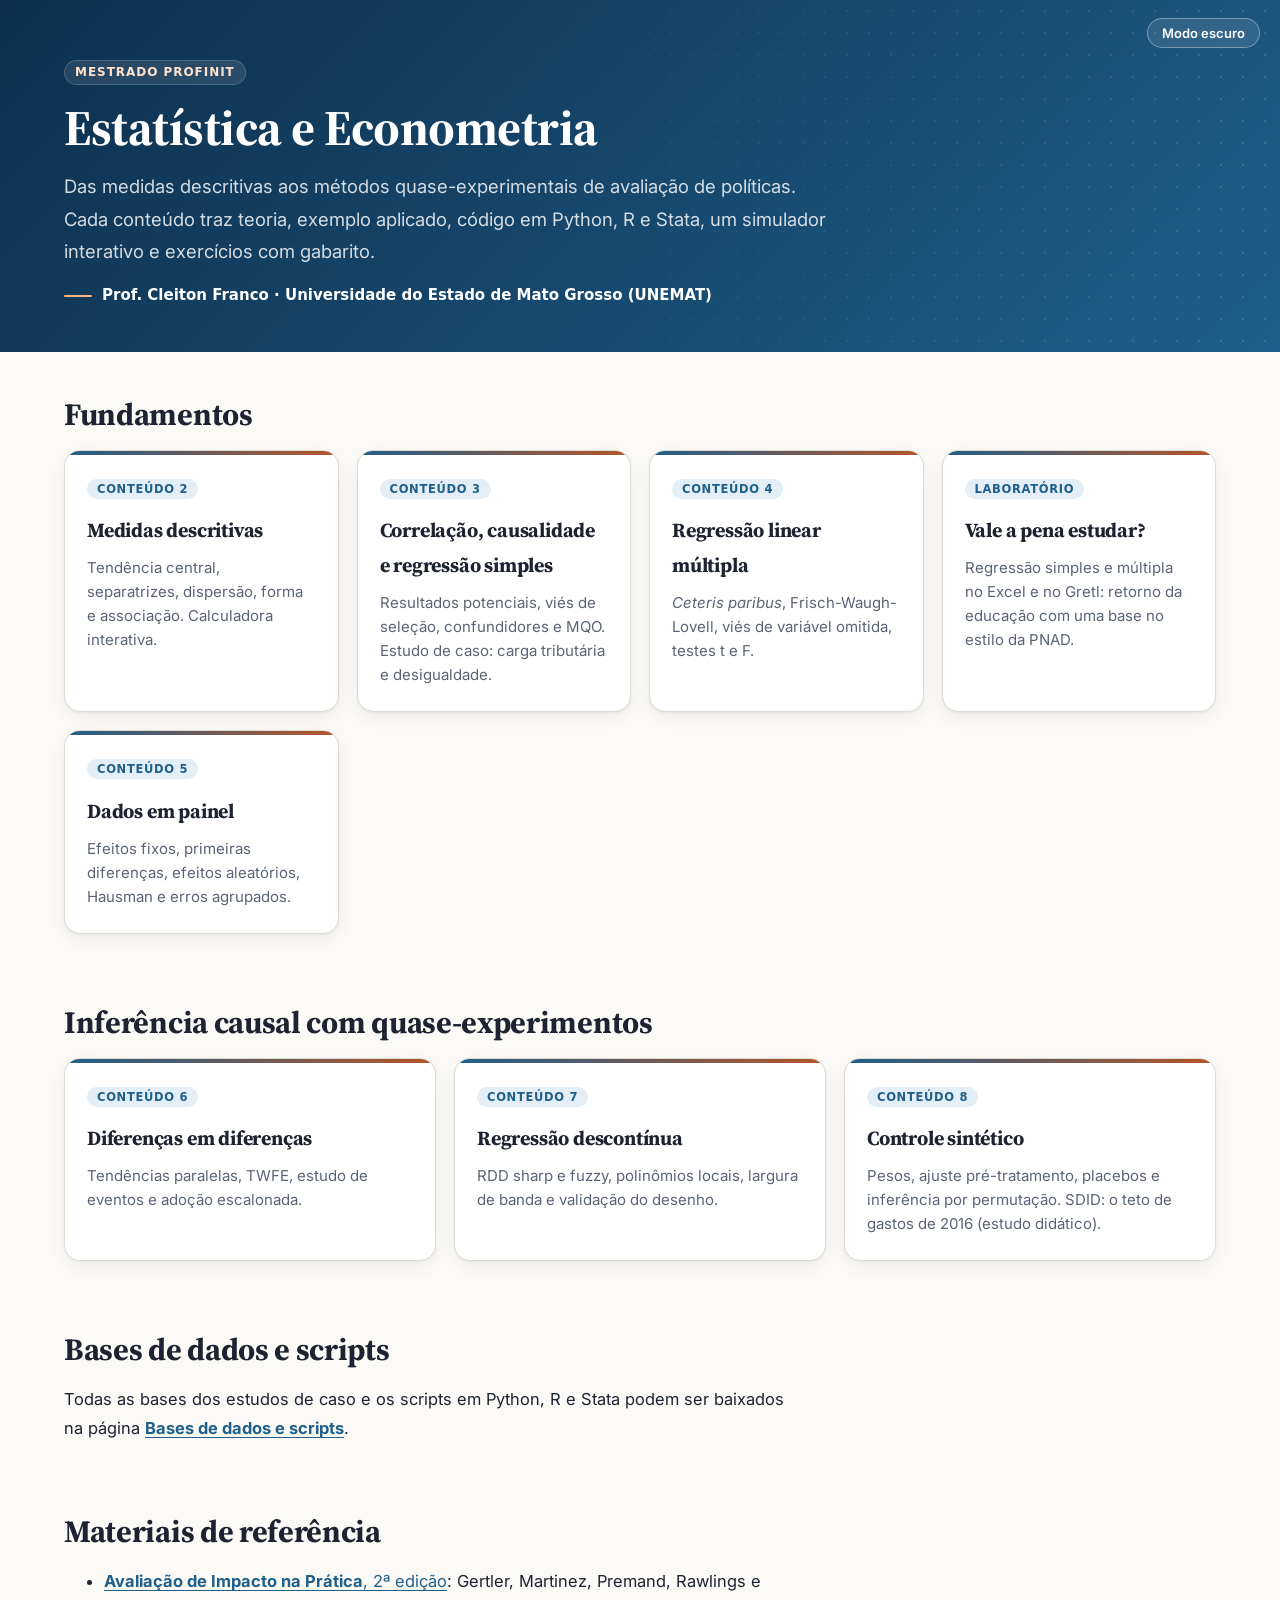
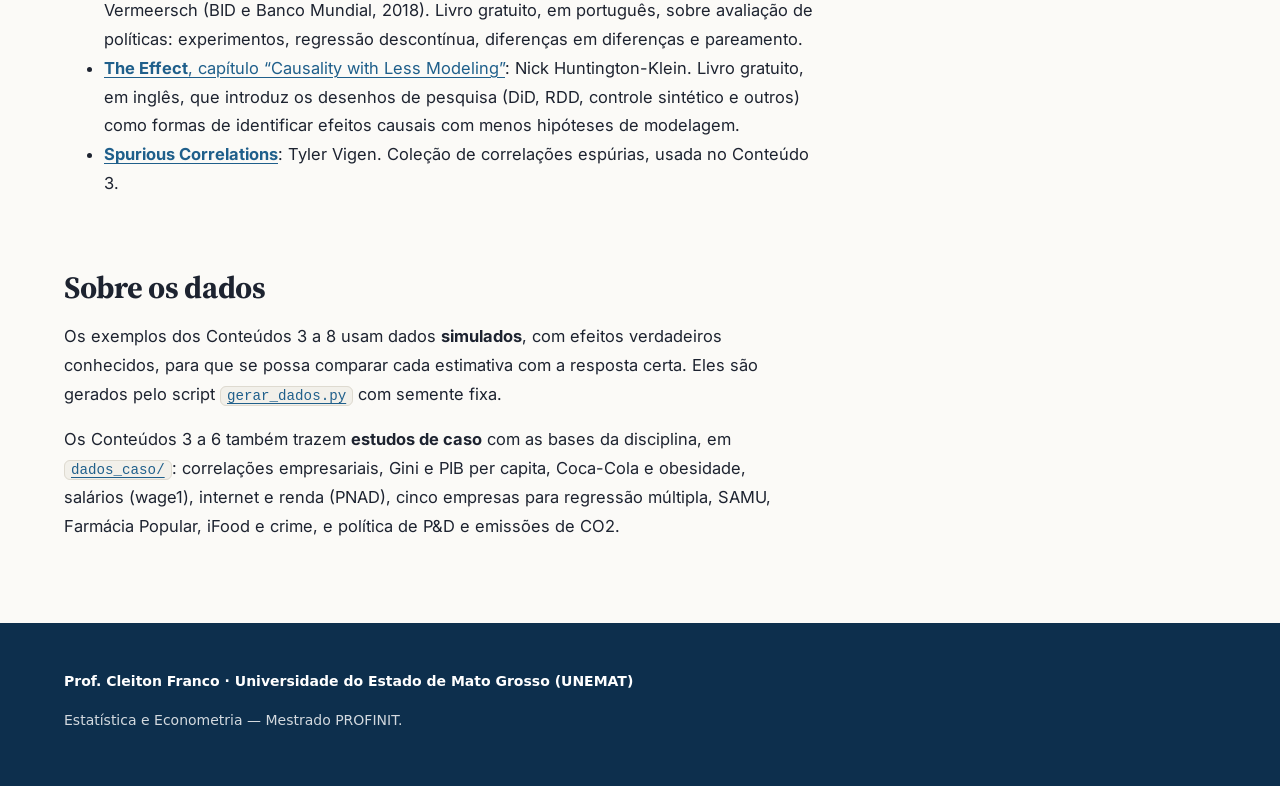
<file: stats/index.html>
<!doctype html>
<html lang="pt-BR">
<head>
<meta charset="utf-8">
<meta name="viewport" content="width=device-width, initial-scale=1">
<meta name="author" content="Cleiton Franco">
<title>Estatística e Econometria</title>
<meta name="description" content="Conteúdos de Estatística e Econometria do Mestrado PROFINIT: medidas descritivas, regressão, dados em painel e métodos de inferência causal.">
<link rel="preconnect" href="https://fonts.googleapis.com">
<link rel="preconnect" href="https://fonts.gstatic.com" crossorigin>
<link rel="stylesheet" href="https://fonts.googleapis.com/css2?family=Inter:wght@400;500;600;700&family=Source+Serif+4:opsz,wght@8..60,600;8..60,700&display=swap">
<link rel="stylesheet" href="assets/estilo.css">
<script src="assets/comum.js"></script>
<script src="assets/layout.js"></script>
</head>
<body class="home">
<header class="hero">
  <button class="btn ghost theme-toggle ui" id="themeBtn" type="button" aria-label="Alternar tema claro/escuro">◐ Tema</button>
  <div class="wrap">
    <p class="eyebrow">Mestrado PROFINIT</p>
    <h1>Estatística e Econometria</h1>
    <p class="lede">Das medidas descritivas aos métodos quase-experimentais de avaliação de políticas. Cada conteúdo traz teoria, exemplo aplicado, código em Python, R e Stata, um simulador interativo e exercícios com gabarito.</p>
    <p class="autor-topo">Prof. Cleiton Franco · Universidade do Estado de Mato Grosso (UNEMAT)</p>
  </div>
</header>
<main class="wrap">
<section>
<h2>Fundamentos</h2>
<div class="cards">
  <a href="02-medidas-descritivas/index.html"><span class="num">Conteúdo 2</span><h3>Medidas descritivas</h3><p>Tendência central, separatrizes, dispersão, forma e associação. Calculadora interativa.</p></a>
  <a href="03-correlacao-causalidade-regressao/index.html"><span class="num">Conteúdo 3</span><h3>Correlação, causalidade e regressão simples</h3><p>Resultados potenciais, viés de seleção, confundidores e MQO. Estudo de caso: carga tributária e desigualdade.</p></a>
  <a href="04-regressao-multipla/index.html"><span class="num">Conteúdo 4</span><h3>Regressão linear múltipla</h3><p><em>Ceteris paribus</em>, Frisch-Waugh-Lovell, viés de variável omitida, testes t e F.</p></a>
  <a href="lab-retorno-educacao/index.html"><span class="num">Laboratório</span><h3>Vale a pena estudar?</h3><p>Regressão simples e múltipla no Excel e no Gretl: retorno da educação com uma base no estilo da PNAD.</p></a>
  <a href="05-dados-em-painel/index.html"><span class="num">Conteúdo 5</span><h3>Dados em painel</h3><p>Efeitos fixos, primeiras diferenças, efeitos aleatórios, Hausman e erros agrupados.</p></a>
</div>
</section>
<section>
<h2>Inferência causal com quase-experimentos</h2>
<div class="cards">
  <a href="06-diferencas-em-diferencas/index.html"><span class="num">Conteúdo 6</span><h3>Diferenças em diferenças</h3><p>Tendências paralelas, TWFE, estudo de eventos e adoção escalonada.</p></a>
  <a href="07-regressao-descontinua/index.html"><span class="num">Conteúdo 7</span><h3>Regressão descontínua</h3><p>RDD sharp e fuzzy, polinômios locais, largura de banda e validação do desenho.</p></a>
  <a href="08-controle-sintetico/index.html"><span class="num">Conteúdo 8</span><h3>Controle sintético</h3><p>Pesos, ajuste pré-tratamento, placebos e inferência por permutação. SDID: o teto de gastos de 2016 (estudo didático).</p></a>
</div>
</section>
<section>
<h2>Bases de dados e scripts</h2>
<p>Todas as bases dos estudos de caso e os scripts em Python, R e Stata podem ser baixados na página <a href="dados_caso/index.html"><strong>Bases de dados e scripts</strong></a>.</p>
</section>
<section>
<h2>Materiais de referência</h2>
<ul>
<li><a href="https://publications.iadb.org/pt/avaliacao-de-impacto-na-pratica-segunda-edicao"><strong>Avaliação de Impacto na Prática</strong>, 2ª edição</a>: Gertler, Martinez, Premand, Rawlings e Vermeersch (BID e Banco Mundial, 2018). Livro gratuito, em português, sobre avaliação de políticas: experimentos, regressão descontínua, diferenças em diferenças e pareamento.</li>
<li><a href="https://theeffectbook.net/ch-CausalitywithLessModeling.html"><strong>The Effect</strong>, capítulo “Causality with Less Modeling”</a>: Nick Huntington-Klein. Livro gratuito, em inglês, que introduz os desenhos de pesquisa (DiD, RDD, controle sintético e outros) como formas de identificar efeitos causais com menos hipóteses de modelagem.</li>
<li><a href="https://www.tylervigen.com/spurious-correlations"><strong>Spurious Correlations</strong></a>: Tyler Vigen. Coleção de correlações espúrias, usada no Conteúdo 3.</li>
</ul>
</section>
<section>
<h2>Sobre os dados</h2>
<p>Os exemplos dos Conteúdos 3 a 8 usam dados <strong>simulados</strong>, com efeitos verdadeiros conhecidos, para que se possa comparar cada estimativa com a resposta certa. Eles são gerados pelo script <a href="gerar_dados.py"><code>gerar_dados.py</code></a> com semente fixa.</p>
<p>Os Conteúdos 3 a 6 também trazem <strong>estudos de caso</strong> com as bases da disciplina, em <a href="dados_caso/index.html"><code>dados_caso/</code></a>: correlações empresariais, Gini e PIB per capita, Coca-Cola e obesidade, salários (wage1), internet e renda (PNAD), cinco empresas para regressão múltipla, SAMU, Farmácia Popular, iFood e crime, e política de P&amp;D e emissões de CO2.</p>
</section>
</main>
<footer class="wrap"><p class="autor"><strong>Prof. Cleiton Franco · Universidade do Estado de Mato Grosso (UNEMAT)</strong></p><p>Estatística e Econometria — Mestrado PROFINIT.</p></footer>
</body>
</html>
</file>
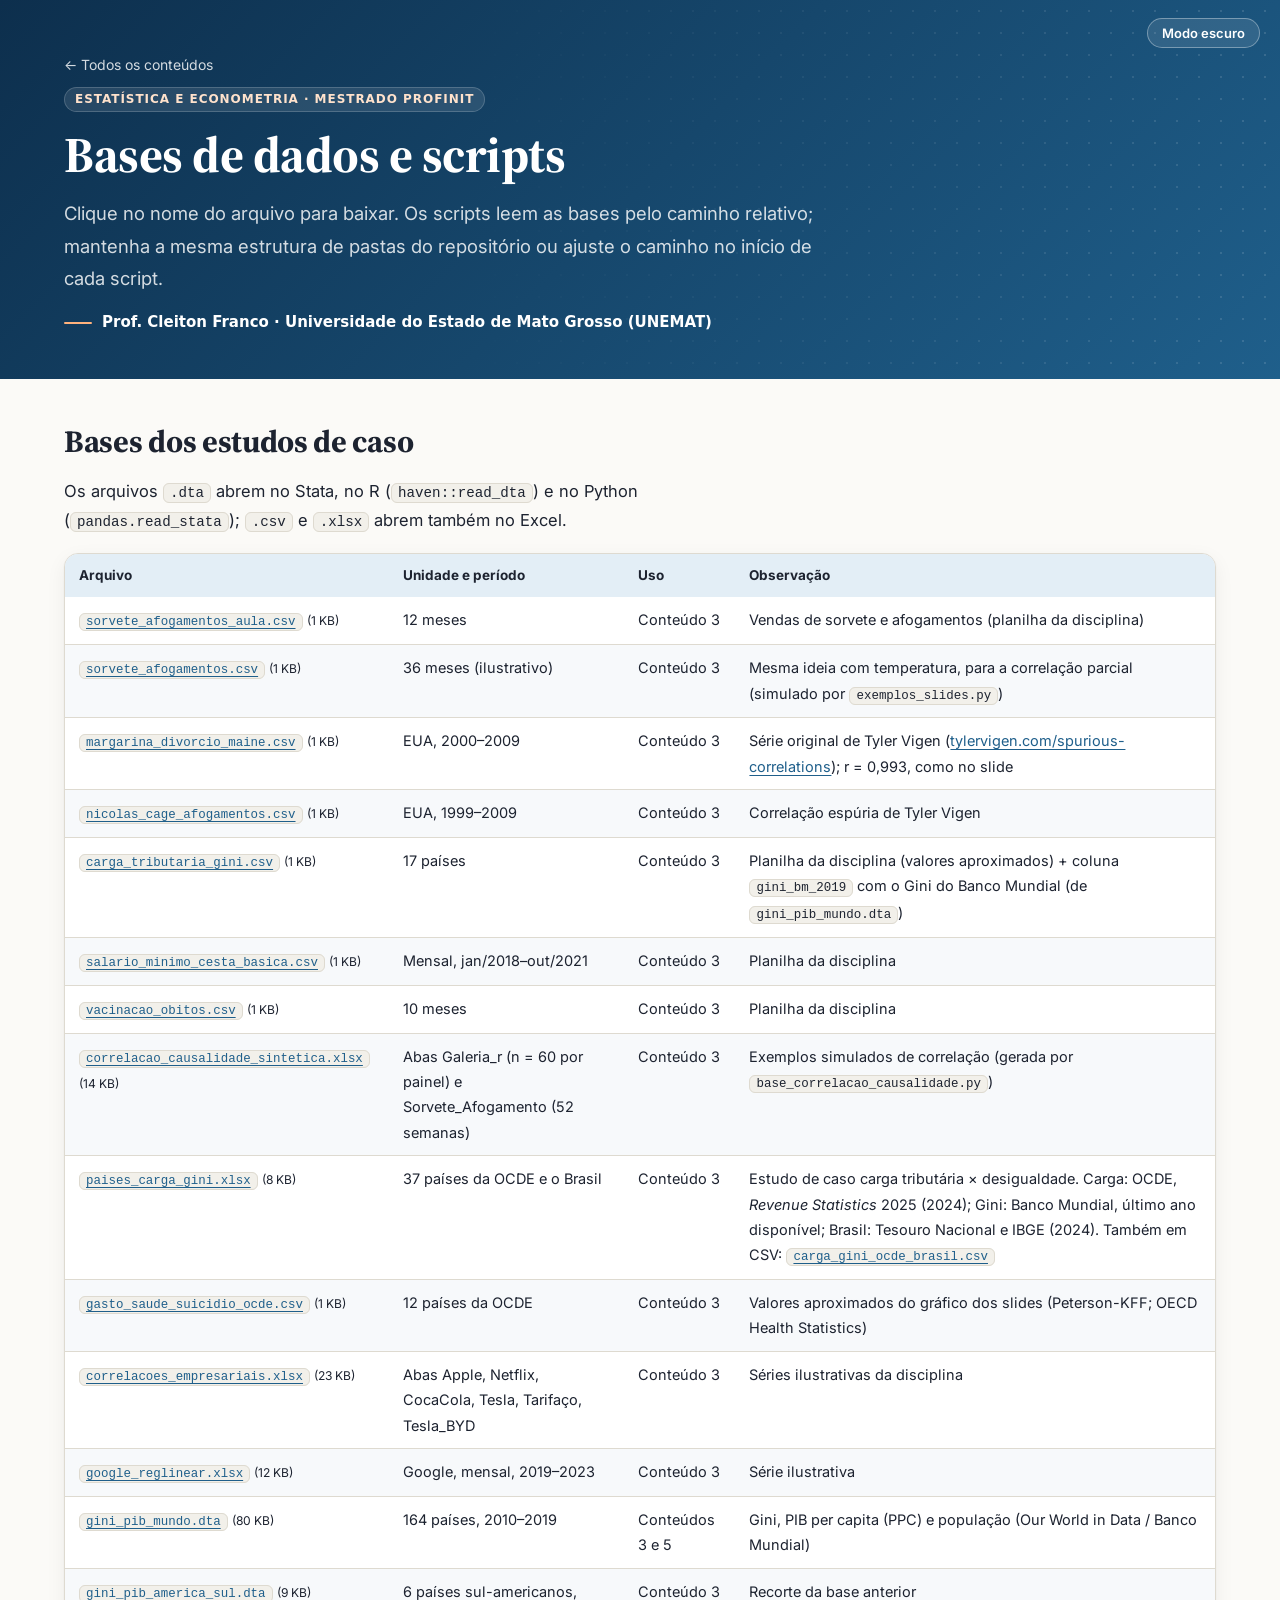
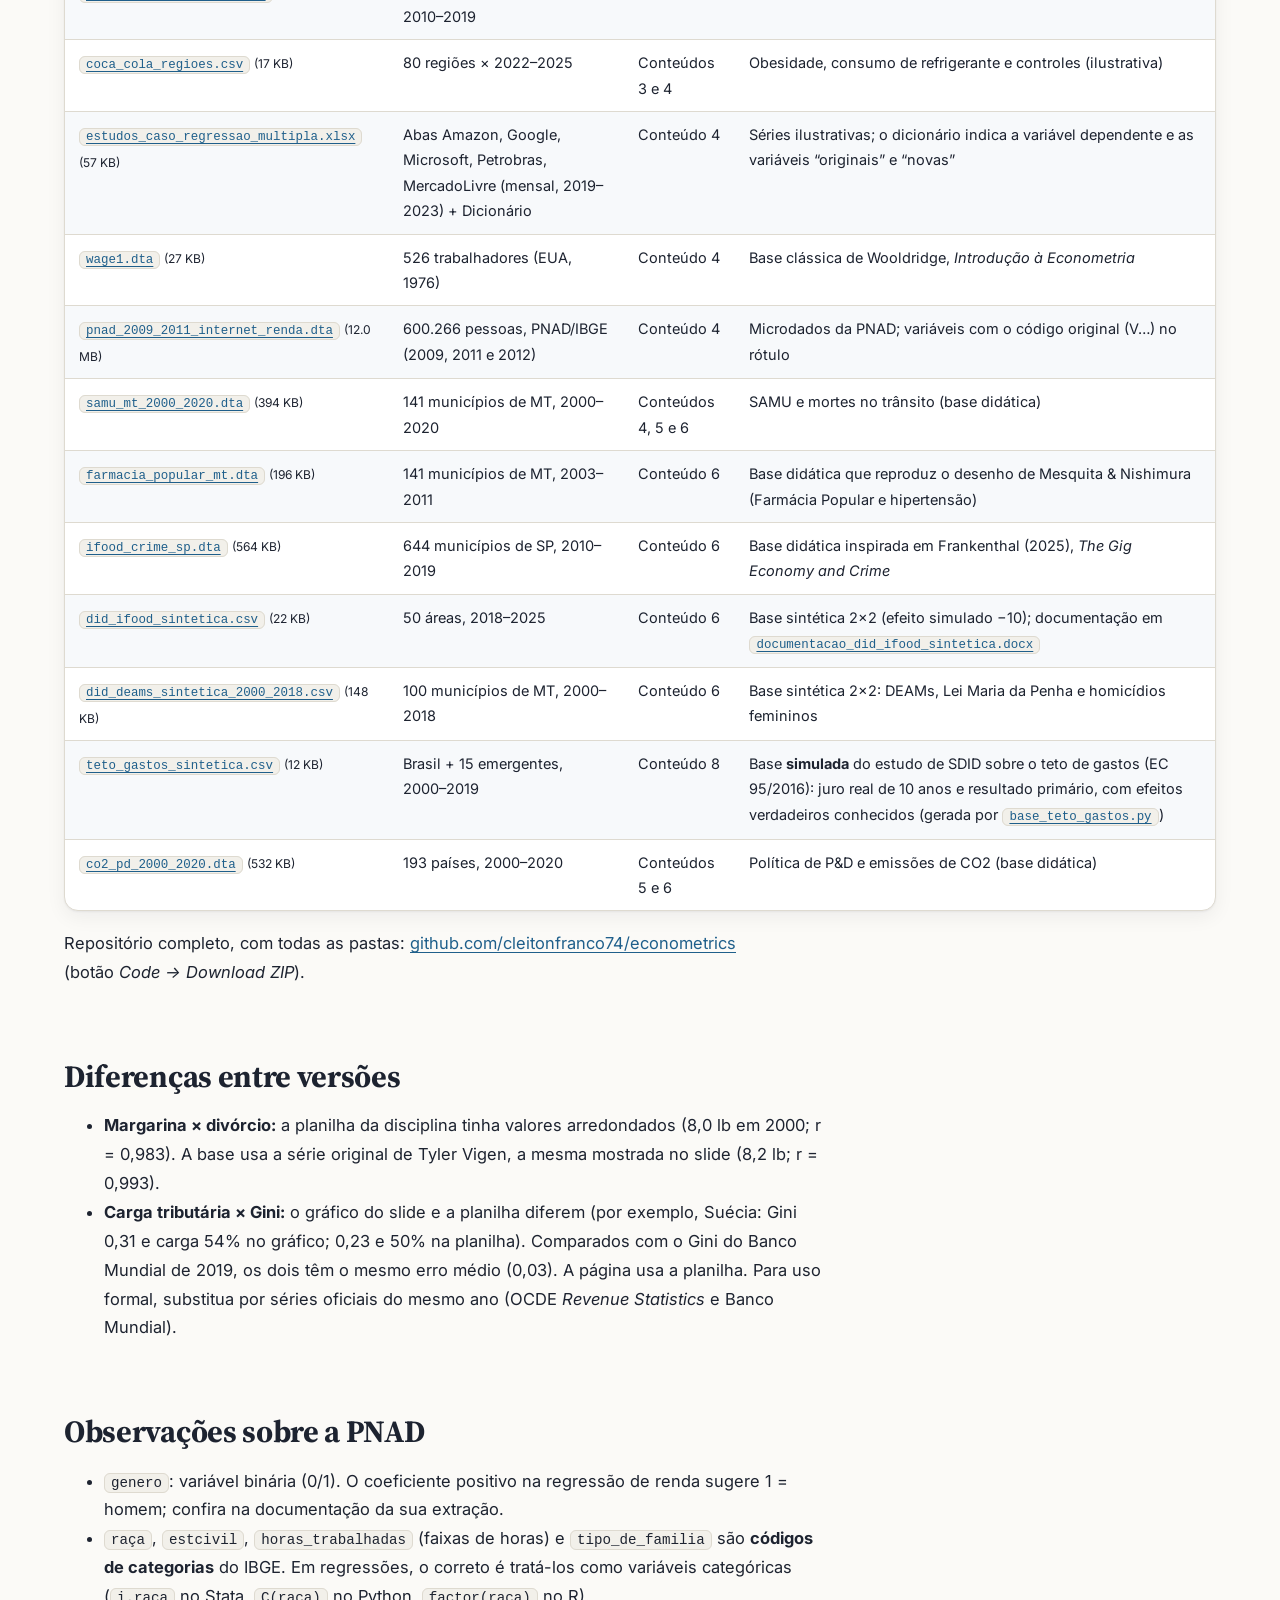
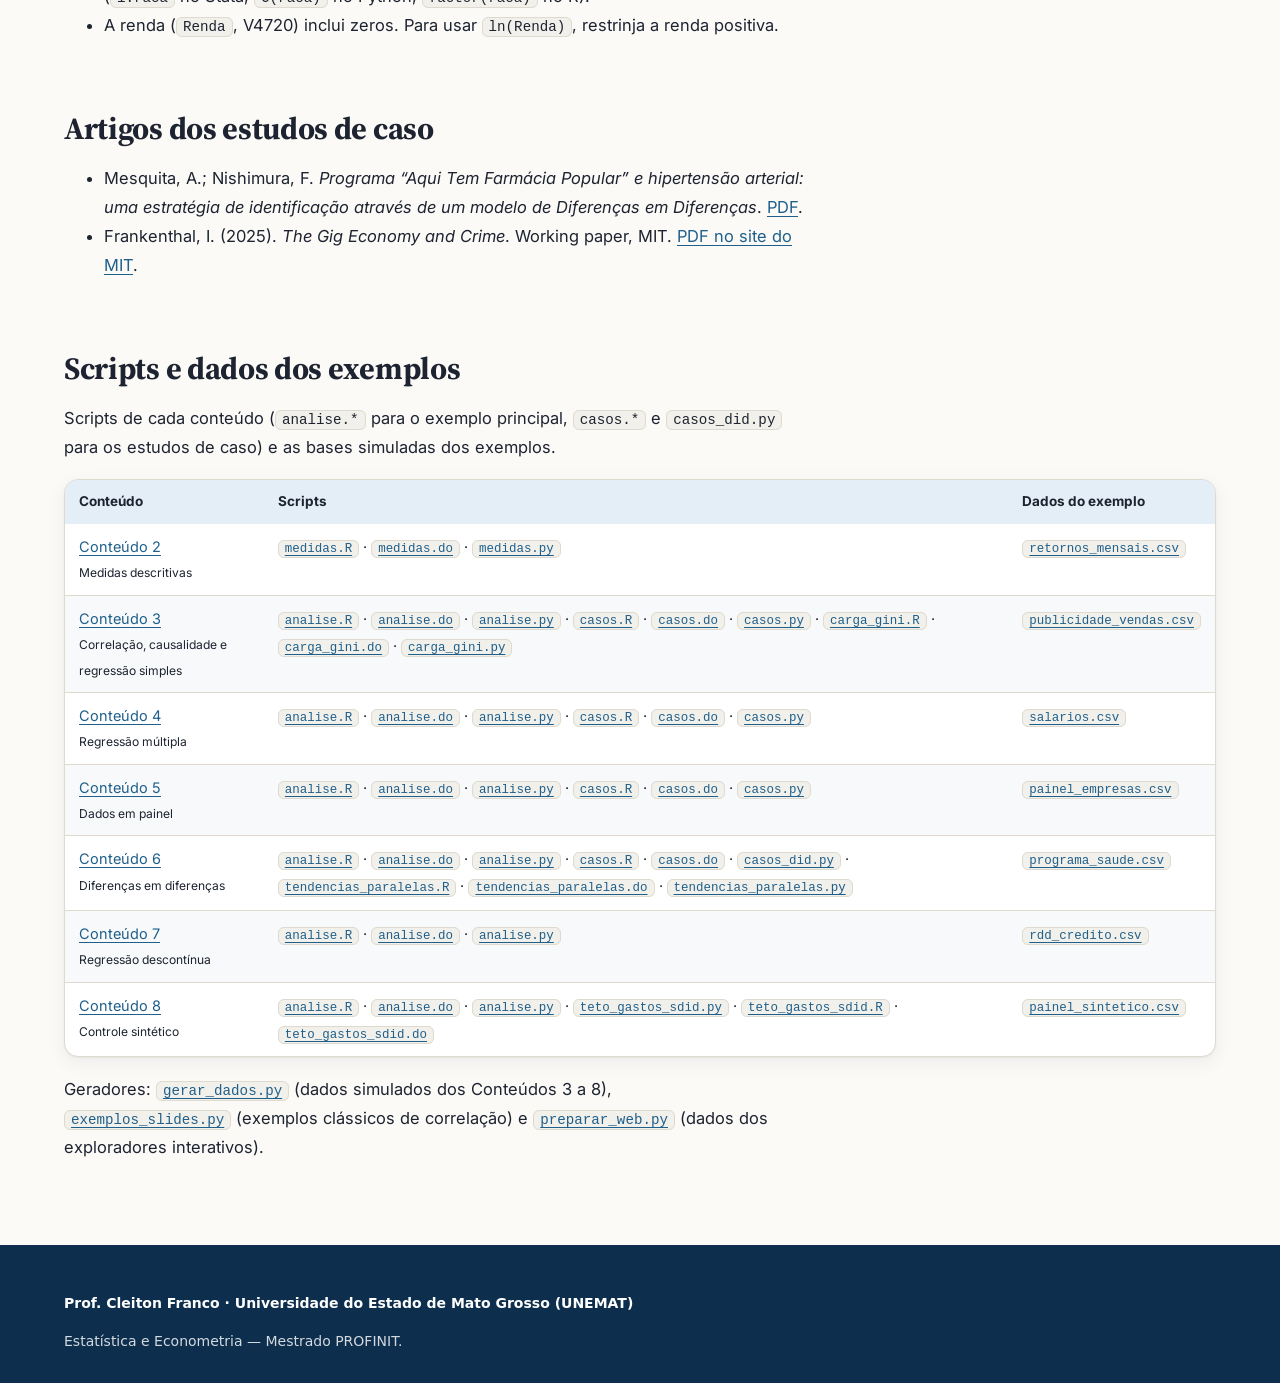
<file: stats/dados_caso/index.html>
<!doctype html>
<html lang="pt-BR">
<head>
<meta charset="utf-8">
<meta name="viewport" content="width=device-width, initial-scale=1">
<meta name="author" content="Cleiton Franco">
<title>Bases e Scripts</title>
<meta name="description" content="Bases de dados dos estudos de caso e scripts em Python, R e Stata dos conteúdos de Estatística e Econometria.">
<link rel="preconnect" href="https://fonts.googleapis.com">
<link rel="preconnect" href="https://fonts.gstatic.com" crossorigin>
<link rel="stylesheet" href="https://fonts.googleapis.com/css2?family=Inter:wght@400;500;600;700&family=Source+Serif+4:opsz,wght@8..60,600;8..60,700&display=swap">
<link rel="stylesheet" href="../assets/estilo.css">
<script src="../assets/comum.js"></script>
<script src="../assets/layout.js"></script>
</head>
<body class="home">
<header class="hero">
  <button class="btn ghost theme-toggle ui" id="themeBtn" type="button" aria-label="Alternar tema claro/escuro">◐ Tema</button>
  <div class="wrap">
    <p class="crumbs ui"><a href="../index.html">← Todos os conteúdos</a></p>
    <p class="eyebrow">Estatística e Econometria · Mestrado PROFINIT</p>
    <h1>Bases de dados e scripts</h1>
    <p class="lede">Clique no nome do arquivo para baixar. Os scripts leem as bases pelo caminho relativo; mantenha a mesma estrutura de pastas do repositório ou ajuste o caminho no início de cada script.</p>
    <p class="autor-topo">Prof. Cleiton Franco · Universidade do Estado de Mato Grosso (UNEMAT)</p>
  </div>
</header>
<main class="wrap">
<section id="bases">
<h2>Bases dos estudos de caso</h2>
<p>Os arquivos <code>.dta</code> abrem no Stata, no R (<code>haven::read_dta</code>) e no Python (<code>pandas.read_stata</code>); <code>.csv</code> e <code>.xlsx</code> abrem também no Excel.</p>
<div class="table-wrap"><table>
<thead><tr><th>Arquivo</th><th>Unidade e período</th><th>Uso</th><th>Observação</th></tr></thead>
<tbody>
<tr><td><a href="sorvete_afogamentos_aula.csv" download><code>sorvete_afogamentos_aula.csv</code></a> <small>(1 KB)</small></td><td>12 meses</td><td>Conteúdo 3</td><td>Vendas de sorvete e afogamentos (planilha da disciplina)</td></tr>
<tr><td><a href="sorvete_afogamentos.csv" download><code>sorvete_afogamentos.csv</code></a> <small>(1 KB)</small></td><td>36 meses (ilustrativo)</td><td>Conteúdo 3</td><td>Mesma ideia com temperatura, para a correlação parcial (simulado por <code>exemplos_slides.py</code>)</td></tr>
<tr><td><a href="margarina_divorcio_maine.csv" download><code>margarina_divorcio_maine.csv</code></a> <small>(1 KB)</small></td><td>EUA, 2000–2009</td><td>Conteúdo 3</td><td>Série original de Tyler Vigen (<a href="https://www.tylervigen.com/spurious-correlations">tylervigen.com/spurious-correlations</a>); r = 0,993, como no slide</td></tr>
<tr><td><a href="nicolas_cage_afogamentos.csv" download><code>nicolas_cage_afogamentos.csv</code></a> <small>(1 KB)</small></td><td>EUA, 1999–2009</td><td>Conteúdo 3</td><td>Correlação espúria de Tyler Vigen</td></tr>
<tr><td><a href="carga_tributaria_gini.csv" download><code>carga_tributaria_gini.csv</code></a> <small>(1 KB)</small></td><td>17 países</td><td>Conteúdo 3</td><td>Planilha da disciplina (valores aproximados) + coluna <code>gini_bm_2019</code> com o Gini do Banco Mundial (de <code>gini_pib_mundo.dta</code>)</td></tr>
<tr><td><a href="salario_minimo_cesta_basica.csv" download><code>salario_minimo_cesta_basica.csv</code></a> <small>(1 KB)</small></td><td>Mensal, jan/2018–out/2021</td><td>Conteúdo 3</td><td>Planilha da disciplina</td></tr>
<tr><td><a href="vacinacao_obitos.csv" download><code>vacinacao_obitos.csv</code></a> <small>(1 KB)</small></td><td>10 meses</td><td>Conteúdo 3</td><td>Planilha da disciplina</td></tr>
<tr><td><a href="correlacao_causalidade_sintetica.xlsx" download><code>correlacao_causalidade_sintetica.xlsx</code></a> <small>(14 KB)</small></td><td>Abas Galeria_r (n = 60 por painel) e Sorvete_Afogamento (52 semanas)</td><td>Conteúdo 3</td><td>Exemplos simulados de correlação (gerada por <code>base_correlacao_causalidade.py</code>)</td></tr>
<tr><td><a href="paises_carga_gini.xlsx" download><code>paises_carga_gini.xlsx</code></a> <small>(8 KB)</small></td><td>37 países da OCDE e o Brasil</td><td>Conteúdo 3</td><td>Estudo de caso carga tributária × desigualdade. Carga: OCDE, <em>Revenue Statistics</em> 2025 (2024); Gini: Banco Mundial, último ano disponível; Brasil: Tesouro Nacional e IBGE (2024). Também em CSV: <a href="carga_gini_ocde_brasil.csv" download><code>carga_gini_ocde_brasil.csv</code></a></td></tr>
<tr><td><a href="gasto_saude_suicidio_ocde.csv" download><code>gasto_saude_suicidio_ocde.csv</code></a> <small>(1 KB)</small></td><td>12 países da OCDE</td><td>Conteúdo 3</td><td>Valores aproximados do gráfico dos slides (Peterson-KFF; OECD Health Statistics)</td></tr>
<tr><td><a href="correlacoes_empresariais.xlsx" download><code>correlacoes_empresariais.xlsx</code></a> <small>(23 KB)</small></td><td>Abas Apple, Netflix, CocaCola, Tesla, Tarifaço, Tesla_BYD</td><td>Conteúdo 3</td><td>Séries ilustrativas da disciplina</td></tr>
<tr><td><a href="google_reglinear.xlsx" download><code>google_reglinear.xlsx</code></a> <small>(12 KB)</small></td><td>Google, mensal, 2019–2023</td><td>Conteúdo 3</td><td>Série ilustrativa</td></tr>
<tr><td><a href="gini_pib_mundo.dta" download><code>gini_pib_mundo.dta</code></a> <small>(80 KB)</small></td><td>164 países, 2010–2019</td><td>Conteúdos 3 e 5</td><td>Gini, PIB per capita (PPC) e população (Our World in Data / Banco Mundial)</td></tr>
<tr><td><a href="gini_pib_america_sul.dta" download><code>gini_pib_america_sul.dta</code></a> <small>(9 KB)</small></td><td>6 países sul-americanos, 2010–2019</td><td>Conteúdo 3</td><td>Recorte da base anterior</td></tr>
<tr><td><a href="coca_cola_regioes.csv" download><code>coca_cola_regioes.csv</code></a> <small>(17 KB)</small></td><td>80 regiões × 2022–2025</td><td>Conteúdos 3 e 4</td><td>Obesidade, consumo de refrigerante e controles (ilustrativa)</td></tr>
<tr><td><a href="estudos_caso_regressao_multipla.xlsx" download><code>estudos_caso_regressao_multipla.xlsx</code></a> <small>(57 KB)</small></td><td>Abas Amazon, Google, Microsoft, Petrobras, MercadoLivre (mensal, 2019–2023) + Dicionário</td><td>Conteúdo 4</td><td>Séries ilustrativas; o dicionário indica a variável dependente e as variáveis “originais” e “novas”</td></tr>
<tr><td><a href="wage1.dta" download><code>wage1.dta</code></a> <small>(27 KB)</small></td><td>526 trabalhadores (EUA, 1976)</td><td>Conteúdo 4</td><td>Base clássica de Wooldridge, <em>Introdução à Econometria</em></td></tr>
<tr><td><a href="pnad_2009_2011_internet_renda.dta" download><code>pnad_2009_2011_internet_renda.dta</code></a> <small>(12.0 MB)</small></td><td>600.266 pessoas, PNAD/IBGE (2009, 2011 e 2012)</td><td>Conteúdo 4</td><td>Microdados da PNAD; variáveis com o código original (V…) no rótulo</td></tr>
<tr><td><a href="samu_mt_2000_2020.dta" download><code>samu_mt_2000_2020.dta</code></a> <small>(394 KB)</small></td><td>141 municípios de MT, 2000–2020</td><td>Conteúdos 4, 5 e 6</td><td>SAMU e mortes no trânsito (base didática)</td></tr>
<tr><td><a href="farmacia_popular_mt.dta" download><code>farmacia_popular_mt.dta</code></a> <small>(196 KB)</small></td><td>141 municípios de MT, 2003–2011</td><td>Conteúdo 6</td><td>Base didática que reproduz o desenho de Mesquita &amp; Nishimura (Farmácia Popular e hipertensão)</td></tr>
<tr><td><a href="ifood_crime_sp.dta" download><code>ifood_crime_sp.dta</code></a> <small>(564 KB)</small></td><td>644 municípios de SP, 2010–2019</td><td>Conteúdo 6</td><td>Base didática inspirada em Frankenthal (2025), <em>The Gig Economy and Crime</em></td></tr>
<tr><td><a href="did_ifood_sintetica.csv" download><code>did_ifood_sintetica.csv</code></a> <small>(22 KB)</small></td><td>50 áreas, 2018–2025</td><td>Conteúdo 6</td><td>Base sintética 2×2 (efeito simulado −10); documentação em <a href="documentacao_did_ifood_sintetica.docx" download><code>documentacao_did_ifood_sintetica.docx</code></a></td></tr>
<tr><td><a href="did_deams_sintetica_2000_2018.csv" download><code>did_deams_sintetica_2000_2018.csv</code></a> <small>(148 KB)</small></td><td>100 municípios de MT, 2000–2018</td><td>Conteúdo 6</td><td>Base sintética 2×2: DEAMs, Lei Maria da Penha e homicídios femininos</td></tr>
<tr><td><a href="teto_gastos_sintetica.csv" download><code>teto_gastos_sintetica.csv</code></a> <small>(12 KB)</small></td><td>Brasil + 15 emergentes, 2000–2019</td><td>Conteúdo 8</td><td>Base <strong>simulada</strong> do estudo de SDID sobre o teto de gastos (EC 95/2016): juro real de 10 anos e resultado primário, com efeitos verdadeiros conhecidos (gerada por <a href="base_teto_gastos.py" download><code>base_teto_gastos.py</code></a>)</td></tr>
<tr><td><a href="co2_pd_2000_2020.dta" download><code>co2_pd_2000_2020.dta</code></a> <small>(532 KB)</small></td><td>193 países, 2000–2020</td><td>Conteúdos 5 e 6</td><td>Política de P&amp;D e emissões de CO2 (base didática)</td></tr>
</tbody></table></div>
<p>Repositório completo, com todas as pastas: <a href="https://github.com/cleitonfranco74/econometrics">github.com/cleitonfranco74/econometrics</a> (botão <em>Code → Download ZIP</em>).</p>
</section>
<section id="versoes">
<h2>Diferenças entre versões</h2>
<ul><li><strong>Margarina × divórcio:</strong> a planilha da disciplina tinha valores arredondados (8,0 lb em 2000; r = 0,983). A base usa a série original de Tyler Vigen, a mesma mostrada no slide (8,2 lb; r = 0,993).</li><li><strong>Carga tributária × Gini:</strong> o gráfico do slide e a planilha diferem (por exemplo, Suécia: Gini 0,31 e carga 54% no gráfico; 0,23 e 50% na planilha). Comparados com o Gini do Banco Mundial de 2019, os dois têm o mesmo erro médio (0,03). A página usa a planilha. Para uso formal, substitua por séries oficiais do mesmo ano (OCDE <em>Revenue Statistics</em> e Banco Mundial).</li></ul>
</section>
<section id="pnad">
<h2>Observações sobre a PNAD</h2>
<ul><li><code>genero</code>: variável binária (0/1). O coeficiente positivo na regressão de renda sugere 1 = homem; confira na documentação da sua extração.</li><li><code>raça</code>, <code>estcivil</code>, <code>horas_trabalhadas</code> (faixas de horas) e <code>tipo_de_familia</code> são <strong>códigos de categorias</strong> do IBGE. Em regressões, o correto é tratá-los como variáveis categóricas (<code>i.raca</code> no Stata, <code>C(raca)</code> no Python, <code>factor(raca)</code> no R).</li><li>A renda (<code>Renda</code>, V4720) inclui zeros. Para usar <code>ln(Renda)</code>, restrinja a renda positiva.</li></ul>
</section>
<section id="artigos">
<h2>Artigos dos estudos de caso</h2>
<ul>
<li>Mesquita, A.; Nishimura, F. <em>Programa “Aqui Tem Farmácia Popular” e hipertensão arterial: uma estratégia de identificação através de um modelo de Diferenças em Diferenças</em>. <a href="../artigos/mesquita_nishimura_farmacia_popular_hipertensao.pdf">PDF</a>.</li>
<li>Frankenthal, I. (2025). <em>The Gig Economy and Crime</em>. Working paper, MIT. <a href="https://economics.mit.edu/sites/default/files/inline-files/Gig_Economy_and_Crime_Oct25.pdf">PDF no site do MIT</a>.</li>
</ul>
</section>
<section id="scripts">
<h2>Scripts e dados dos exemplos</h2>
<p>Scripts de cada conteúdo (<code>analise.*</code> para o exemplo principal, <code>casos.*</code> e <code>casos_did.py</code> para os estudos de caso) e as bases simuladas dos exemplos.</p>
<div class="table-wrap"><table>
<thead><tr><th>Conteúdo</th><th>Scripts</th><th>Dados do exemplo</th></tr></thead>
<tbody>
<tr><td><a href="../02-medidas-descritivas/index.html">Conteúdo 2</a><br><small>Medidas descritivas</small></td><td><a href="../02-medidas-descritivas/codigo/medidas.R" download><code>medidas.R</code></a> · <a href="../02-medidas-descritivas/codigo/medidas.do" download><code>medidas.do</code></a> · <a href="../02-medidas-descritivas/codigo/medidas.py" download><code>medidas.py</code></a></td><td><a href="../02-medidas-descritivas/dados/retornos_mensais.csv" download><code>retornos_mensais.csv</code></a></td></tr>
<tr><td><a href="../03-correlacao-causalidade-regressao/index.html">Conteúdo 3</a><br><small>Correlação, causalidade e regressão simples</small></td><td><a href="../03-correlacao-causalidade-regressao/codigo/analise.R" download><code>analise.R</code></a> · <a href="../03-correlacao-causalidade-regressao/codigo/analise.do" download><code>analise.do</code></a> · <a href="../03-correlacao-causalidade-regressao/codigo/analise.py" download><code>analise.py</code></a> · <a href="../03-correlacao-causalidade-regressao/codigo/casos.R" download><code>casos.R</code></a> · <a href="../03-correlacao-causalidade-regressao/codigo/casos.do" download><code>casos.do</code></a> · <a href="../03-correlacao-causalidade-regressao/codigo/casos.py" download><code>casos.py</code></a> · <a href="../03-correlacao-causalidade-regressao/codigo/carga_gini.R" download><code>carga_gini.R</code></a> · <a href="../03-correlacao-causalidade-regressao/codigo/carga_gini.do" download><code>carga_gini.do</code></a> · <a href="../03-correlacao-causalidade-regressao/codigo/carga_gini.py" download><code>carga_gini.py</code></a></td><td><a href="../03-correlacao-causalidade-regressao/dados/publicidade_vendas.csv" download><code>publicidade_vendas.csv</code></a></td></tr>
<tr><td><a href="../04-regressao-multipla/index.html">Conteúdo 4</a><br><small>Regressão múltipla</small></td><td><a href="../04-regressao-multipla/codigo/analise.R" download><code>analise.R</code></a> · <a href="../04-regressao-multipla/codigo/analise.do" download><code>analise.do</code></a> · <a href="../04-regressao-multipla/codigo/analise.py" download><code>analise.py</code></a> · <a href="../04-regressao-multipla/codigo/casos.R" download><code>casos.R</code></a> · <a href="../04-regressao-multipla/codigo/casos.do" download><code>casos.do</code></a> · <a href="../04-regressao-multipla/codigo/casos.py" download><code>casos.py</code></a></td><td><a href="../04-regressao-multipla/dados/salarios.csv" download><code>salarios.csv</code></a></td></tr>
<tr><td><a href="../05-dados-em-painel/index.html">Conteúdo 5</a><br><small>Dados em painel</small></td><td><a href="../05-dados-em-painel/codigo/analise.R" download><code>analise.R</code></a> · <a href="../05-dados-em-painel/codigo/analise.do" download><code>analise.do</code></a> · <a href="../05-dados-em-painel/codigo/analise.py" download><code>analise.py</code></a> · <a href="../05-dados-em-painel/codigo/casos.R" download><code>casos.R</code></a> · <a href="../05-dados-em-painel/codigo/casos.do" download><code>casos.do</code></a> · <a href="../05-dados-em-painel/codigo/casos.py" download><code>casos.py</code></a></td><td><a href="../05-dados-em-painel/dados/painel_empresas.csv" download><code>painel_empresas.csv</code></a></td></tr>
<tr><td><a href="../06-diferencas-em-diferencas/index.html">Conteúdo 6</a><br><small>Diferenças em diferenças</small></td><td><a href="../06-diferencas-em-diferencas/codigo/analise.R" download><code>analise.R</code></a> · <a href="../06-diferencas-em-diferencas/codigo/analise.do" download><code>analise.do</code></a> · <a href="../06-diferencas-em-diferencas/codigo/analise.py" download><code>analise.py</code></a> · <a href="../06-diferencas-em-diferencas/codigo/casos.R" download><code>casos.R</code></a> · <a href="../06-diferencas-em-diferencas/codigo/casos.do" download><code>casos.do</code></a> · <a href="../06-diferencas-em-diferencas/codigo/casos_did.py" download><code>casos_did.py</code></a> · <a href="../06-diferencas-em-diferencas/codigo/tendencias_paralelas.R" download><code>tendencias_paralelas.R</code></a> · <a href="../06-diferencas-em-diferencas/codigo/tendencias_paralelas.do" download><code>tendencias_paralelas.do</code></a> · <a href="../06-diferencas-em-diferencas/codigo/tendencias_paralelas.py" download><code>tendencias_paralelas.py</code></a></td><td><a href="../06-diferencas-em-diferencas/dados/programa_saude.csv" download><code>programa_saude.csv</code></a></td></tr>
<tr><td><a href="../07-regressao-descontinua/index.html">Conteúdo 7</a><br><small>Regressão descontínua</small></td><td><a href="../07-regressao-descontinua/codigo/analise.R" download><code>analise.R</code></a> · <a href="../07-regressao-descontinua/codigo/analise.do" download><code>analise.do</code></a> · <a href="../07-regressao-descontinua/codigo/analise.py" download><code>analise.py</code></a></td><td><a href="../07-regressao-descontinua/dados/rdd_credito.csv" download><code>rdd_credito.csv</code></a></td></tr>
<tr><td><a href="../08-controle-sintetico/index.html">Conteúdo 8</a><br><small>Controle sintético</small></td><td><a href="../08-controle-sintetico/codigo/analise.R" download><code>analise.R</code></a> · <a href="../08-controle-sintetico/codigo/analise.do" download><code>analise.do</code></a> · <a href="../08-controle-sintetico/codigo/analise.py" download><code>analise.py</code></a> · <a href="../08-controle-sintetico/codigo/teto_gastos_sdid.py" download><code>teto_gastos_sdid.py</code></a> · <a href="../08-controle-sintetico/codigo/teto_gastos_sdid.R" download><code>teto_gastos_sdid.R</code></a> · <a href="../08-controle-sintetico/codigo/teto_gastos_sdid.do" download><code>teto_gastos_sdid.do</code></a></td><td><a href="../08-controle-sintetico/dados/painel_sintetico.csv" download><code>painel_sintetico.csv</code></a></td></tr>
</tbody></table></div>
<p>Geradores: <a href="../gerar_dados.py" download><code>gerar_dados.py</code></a> (dados simulados dos Conteúdos 3 a 8), <a href="exemplos_slides.py" download><code>exemplos_slides.py</code></a> (exemplos clássicos de correlação) e <a href="preparar_web.py" download><code>preparar_web.py</code></a> (dados dos exploradores interativos).</p>
</section>
</main>
<footer class="wrap"><p class="autor"><strong>Prof. Cleiton Franco · Universidade do Estado de Mato Grosso (UNEMAT)</strong></p><p>Estatística e Econometria — Mestrado PROFINIT.</p></footer>
</body>
</html>
</file>
<file: stats/assets/estilo.css>
:root{
  --bg:#fbfaf7; --surface:#ffffff; --surface-2:#f2f0ea; --text:#1d2330; --muted:#5b6475;
  --border:#dedad0; --accent:#1f5f8b; --accent-soft:#e3eef6; --accent-2:#b5562a;
  --ok:#2e7d4f; --warn-bg:#fff6e0; --warn-border:#e6c36a; --code-bg:#f4f2ec;
  --bar:#1f5f8b; --bar-2:#b5562a;
}
@media (prefers-color-scheme: dark){
  :root:not([data-theme="light"]){
    --bg:#14171d; --surface:#1b1f27; --surface-2:#232833; --text:#e6e8ec; --muted:#a3abb9;
    --border:#323846; --accent:#7db7e0; --accent-soft:#1f3242; --accent-2:#e89a72;
    --ok:#6fcf97; --warn-bg:#2d2715; --warn-border:#7a6328; --code-bg:#20242d;
    --bar:#7db7e0; --bar-2:#e89a72;
  }
}
:root[data-theme="dark"]{
  --bg:#14171d; --surface:#1b1f27; --surface-2:#232833; --text:#e6e8ec; --muted:#a3abb9;
  --border:#323846; --accent:#7db7e0; --accent-soft:#1f3242; --accent-2:#e89a72;
  --ok:#6fcf97; --warn-bg:#2d2715; --warn-border:#7a6328; --code-bg:#20242d;
  --bar:#7db7e0; --bar-2:#e89a72;
}
*{box-sizing:border-box}
html{scroll-behavior:smooth}
body{margin:0;background:var(--bg);color:var(--text);
  font:17px/1.65 Georgia,"Iowan Old Style","Times New Roman",serif}
h1,h2,h3,h4,nav,.ui,table,button,label,summary{font-family:system-ui,-apple-system,"Segoe UI",Roboto,sans-serif}
a{color:var(--accent)}
.wrap{max-width:860px;margin:0 auto;padding:0 16px}
header.hero{border-bottom:1px solid var(--border);background:var(--surface);padding:40px 0 28px}
.eyebrow{font:600 13px/1.4 system-ui,sans-serif;letter-spacing:.08em;text-transform:uppercase;color:var(--accent-2);margin:0 0 8px}
h1{font-size:clamp(28px,5vw,40px);line-height:1.15;margin:0 0 12px}
.lede{color:var(--muted);margin:0;font-size:18px}
nav.toc{position:sticky;top:0;z-index:5;background:color-mix(in srgb,var(--bg) 92%,transparent);backdrop-filter:blur(6px);border-bottom:1px solid var(--border)}
nav.toc ul{list-style:none;margin:0 auto;padding:10px 16px;max-width:860px;display:flex;gap:6px 16px;overflow-x:auto;white-space:nowrap;font-size:14px}
nav.toc a{text-decoration:none;color:var(--muted)}
nav.toc a:hover{color:var(--accent)}
section{scroll-margin-top:48px;padding:28px 0 8px;border-bottom:1px solid var(--border)}
section:last-of-type{border-bottom:0}
h2{font-size:26px;margin:8px 0 12px}
h3{font-size:19px;margin:26px 0 8px}
.objectives{background:var(--accent-soft);border-radius:10px;padding:14px 20px;margin:20px 0}
.objectives h4{margin:0 0 6px;font-size:15px}
.objectives ul{margin:0;padding-left:20px}
.box{border:1px solid var(--border);background:var(--surface);border-radius:10px;padding:14px 18px;margin:16px 0}
.box.warn{background:var(--warn-bg);border-color:var(--warn-border)}
.box h4{margin:0 0 6px;font-size:15px}
.box p:last-child{margin-bottom:0}
.formula{overflow-x:auto;padding:4px 0}
.table-wrap{overflow-x:auto;margin:14px 0}
table{border-collapse:collapse;width:100%;font-size:14.5px;background:var(--surface)}
th,td{border:1px solid var(--border);padding:7px 10px;text-align:left;vertical-align:top}
th{background:var(--surface-2);font-weight:600}
td.num,th.num{text-align:right;font-variant-numeric:tabular-nums}
code{font-family:ui-monospace,SFMono-Regular,Menlo,Consolas,monospace;font-size:.88em;background:var(--code-bg);padding:1px 5px;border-radius:4px}
pre{background:var(--code-bg);border:1px solid var(--border);border-radius:8px;padding:14px;overflow-x:auto;font-size:13.5px;line-height:1.5;margin:0}
pre code{background:none;padding:0;font-size:inherit}
.tabs{margin:14px 0}
.tablist{display:flex;gap:4px;flex-wrap:wrap;margin-bottom:-1px}
.tablist button{border:1px solid var(--border);border-bottom:0;background:var(--surface-2);color:var(--muted);padding:7px 14px;border-radius:8px 8px 0 0;cursor:pointer;font-size:14px}
.tablist button[aria-selected="true"]{background:var(--code-bg);color:var(--text);font-weight:600}
.tabpanel{display:none}
.tabpanel.active{display:block}
.tabpanel pre{border-top-left-radius:0}
/* Calculadora */
.calc{background:var(--surface);border:1px solid var(--border);border-radius:12px;padding:18px;margin:16px 0}
.calc label{display:block;font-weight:600;font-size:14px;margin-bottom:6px}
.calc textarea{width:100%;min-height:90px;font:14px/1.5 ui-monospace,Menlo,Consolas,monospace;padding:10px;border:1px solid var(--border);border-radius:8px;background:var(--bg);color:var(--text);resize:vertical}
.calc .row{display:flex;flex-wrap:wrap;gap:8px;margin:10px 0 4px;align-items:center}
.btn{font:600 14px system-ui,sans-serif;border:1px solid var(--accent);background:var(--accent);color:var(--surface);padding:7px 14px;border-radius:8px;cursor:pointer}
.btn.ghost{background:transparent;color:var(--accent)}
.hint{font:13px/1.4 system-ui,sans-serif;color:var(--muted)}
.err{color:var(--accent-2);font:14px system-ui,sans-serif;min-height:1.2em;margin:4px 0}
.stats-grid{display:grid;grid-template-columns:repeat(auto-fill,minmax(150px,1fr));gap:8px;margin:12px 0}
.stat{background:var(--surface-2);border-radius:8px;padding:8px 10px;font-family:system-ui,sans-serif}
.stat .k{font-size:12px;color:var(--muted);line-height:1.3}
.stat .v.small{font-size:13px;font-weight:500;color:var(--muted)}
.stat .v{font-size:18px;font-weight:600;font-variant-numeric:tabular-nums}
.charts{display:grid;grid-template-columns:1fr;gap:12px}
@media(min-width:720px){.charts{grid-template-columns:3fr 2fr}}
.chart{background:var(--surface-2);border-radius:8px;padding:8px}
.chart h4{margin:2px 4px 4px;font-size:13px;color:var(--muted)}
.chart svg{width:100%;height:auto;display:block}
.chart text{font:11px system-ui,sans-serif;fill:var(--muted)}
.interp{font-size:15.5px;margin-top:10px}
/* Exercícios */
ol.exercises>li{margin:0 0 18px;padding-left:4px}
details{border:1px solid var(--border);border-radius:8px;background:var(--surface);margin-top:8px}
details summary{cursor:pointer;padding:8px 12px;font-size:14px;font-weight:600;color:var(--ok)}
details .ans{padding:4px 14px 12px}
footer{padding:28px 0 40px;color:var(--muted);font-size:14px;font-family:system-ui,sans-serif}
.theme-toggle{position:absolute;top:14px;right:16px}
header.hero{position:relative}
@media print{nav.toc,.theme-toggle,.calc .row{display:none}details{border:0}details>*{display:block}}

/* ---------- Componentes adicionados para os conteúdos 3+ ---------- */
.crumbs{font:14px system-ui,sans-serif;margin:0 0 10px}
.crumbs a{text-decoration:none}
.pager{display:flex;justify-content:space-between;gap:12px;flex-wrap:wrap;font:15px system-ui,sans-serif;padding:20px 0 0}
.pager a{text-decoration:none;border:1px solid var(--border);border-radius:8px;padding:8px 14px;background:var(--surface)}
.controls{display:grid;grid-template-columns:repeat(auto-fit,minmax(220px,1fr));gap:10px 20px;margin:6px 0 12px}
.controls label{font:600 13.5px system-ui,sans-serif;margin:0;display:flex;justify-content:space-between;gap:8px}
.controls label output{font-weight:500;color:var(--accent);font-variant-numeric:tabular-nums}
.controls input[type=range]{width:100%;accent-color:var(--accent)}
.controls select{width:100%;padding:5px;border-radius:6px;border:1px solid var(--border);background:var(--bg);color:var(--text)}
.chart.wide svg{max-height:420px}
.legend{display:flex;flex-wrap:wrap;gap:6px 16px;font:13px system-ui,sans-serif;color:var(--muted);margin:6px 4px 2px}
.legend span::before{content:"";display:inline-block;width:14px;height:3px;border-radius:2px;margin-right:6px;vertical-align:middle;background:var(--c)}
.legend span.dot::before{width:9px;height:9px;border-radius:50%}
.legend span.dash::before{background:repeating-linear-gradient(90deg,var(--c) 0 4px,transparent 4px 7px)}
.cards{display:grid;grid-template-columns:repeat(auto-fit,minmax(220px,1fr));gap:12px;margin:16px 0}
.cards a{display:block;text-decoration:none;color:var(--text);background:var(--surface);border:1px solid var(--border);border-radius:12px;padding:16px}
.cards a:hover{border-color:var(--accent)}
.cards .num{font:700 13px system-ui,sans-serif;color:var(--accent-2);letter-spacing:.06em;text-transform:uppercase}
.cards h3{margin:4px 0 6px;font-size:18px}
.cards p{margin:0;color:var(--muted);font-size:15px}
.reg-table td,.reg-table th{text-align:center}
.reg-table td:first-child,.reg-table th:first-child{text-align:left}
.dag{display:block;margin:10px auto;max-width:420px;width:100%;height:auto}
.dag text{font:600 14px system-ui,sans-serif;fill:var(--text)}

.autor-topo{margin:14px 0 0;font:600 15px/1.4 system-ui,sans-serif;color:var(--accent)}
.autor{color:var(--text)}

/* ======================================================================
   Redesenho visual (v2): tipografia, cabeçalho em faixa, sumário lateral,
   seções numeradas, quadros, tabelas, código e cartões.
   ====================================================================== */
:root{
  --hero1:#0d2f4d; --hero2:#1f5f8b; --hero-ink:#ffffff; --hero-muted:rgba(255,255,255,.82);
  --radius:14px; --shadow:0 1px 2px rgba(15,23,42,.05),0 6px 20px rgba(15,23,42,.06);
  --code-bg-dark:#0f172a; --code-ink:#e2e8f0; --zebra:rgba(31,95,139,.035);
  --font-text:"Inter",system-ui,-apple-system,"Segoe UI",Roboto,sans-serif;
  --font-title:"Source Serif 4","Iowan Old Style",Georgia,serif;
}
@media (prefers-color-scheme: dark){
  :root:not([data-theme="light"]){ --hero1:#0a1a2b; --hero2:#163e5e; --zebra:rgba(125,183,224,.05);
    --shadow:0 1px 2px rgba(0,0,0,.3),0 6px 20px rgba(0,0,0,.25); --code-bg-dark:#0b1120; }
}
:root[data-theme="dark"]{ --hero1:#0a1a2b; --hero2:#163e5e; --zebra:rgba(125,183,224,.05);
  --shadow:0 1px 2px rgba(0,0,0,.3),0 6px 20px rgba(0,0,0,.25); --code-bg-dark:#0b1120; }

body{font:16.5px/1.75 var(--font-text);-webkit-font-smoothing:antialiased}
h1,h2,h3,h4,nav,.ui,table,button,label,summary{font-family:var(--font-text)}
h1,h2,h3{font-family:var(--font-title);letter-spacing:-.01em;font-weight:700}
p,li{max-width:72ch}
a{text-underline-offset:3px;text-decoration-thickness:1px}

/* Cabeçalho em faixa */
header.hero{background:linear-gradient(135deg,var(--hero1) 0%,var(--hero2) 100%);color:var(--hero-ink);
  border:0;padding:56px 0 46px;position:relative;overflow:hidden}
header.hero::after{content:"";position:absolute;inset:0;pointer-events:none;opacity:.14;
  background-image:radial-gradient(rgba(255,255,255,.9) 1px,transparent 1.4px);background-size:22px 22px;
  -webkit-mask-image:linear-gradient(90deg,transparent 35%,#000 100%);mask-image:linear-gradient(90deg,transparent 35%,#000 100%)}
header.hero .wrap{max-width:1200px;padding:0 24px;position:relative;z-index:1}
header.hero h1{color:var(--hero-ink);font-size:clamp(32px,5vw,50px);margin:6px 0 14px;max-width:22ch}
header.hero .lede{color:var(--hero-muted);font-size:18.5px;max-width:64ch}
header.hero .eyebrow{display:inline-block;color:#ffe2cc;background:rgba(255,255,255,.1);border:1px solid rgba(255,255,255,.18);
  padding:3px 10px;border-radius:999px;font-size:12px}
header.hero .crumbs a{color:var(--hero-muted)}
header.hero .crumbs a:hover{color:#fff}
header.hero .autor-topo{color:#fff;font-weight:600;margin-top:18px;display:flex;align-items:center;gap:10px}
header.hero .autor-topo::before{content:"";width:28px;height:2px;background:#ffb27d;border-radius:2px}
.theme-toggle{position:absolute;top:18px;right:20px;z-index:2;background:rgba(255,255,255,.1)!important;
  color:#fff!important;border-color:rgba(255,255,255,.35)!important;border-radius:999px!important;font-size:13px!important;padding:6px 14px!important}
.theme-toggle:hover{background:rgba(255,255,255,.2)!important}

/* Layout com sumário lateral */
.layout{max-width:1200px;margin:0 auto;padding:0 24px;display:grid;grid-template-columns:230px minmax(0,1fr);gap:56px}
.layout main.wrap{max-width:820px;margin:0;padding:0}
.layout nav.toc{position:sticky;top:20px;align-self:start;margin-top:36px;background:none;backdrop-filter:none;border:0;
  max-height:calc(100vh - 40px);overflow:auto}
.layout nav.toc::before{content:"Nesta p\00E1gina";display:block;font:700 11.5px/1 var(--font-text);letter-spacing:.09em;
  text-transform:uppercase;color:var(--muted);margin:0 0 12px 14px}
.layout nav.toc ul{flex-direction:column;flex-wrap:nowrap;white-space:normal;padding:0;margin:0;gap:1px;max-width:none;overflow:visible}
.layout nav.toc a{display:block;padding:6px 12px;border-left:2px solid var(--border);color:var(--muted);font-size:14px;line-height:1.4;
  border-radius:0 8px 8px 0;transition:background .15s,color .15s}
.layout nav.toc a:hover{color:var(--text);background:var(--surface-2)}
.layout nav.toc a.ativo{color:var(--accent);border-left-color:var(--accent);background:var(--accent-soft);font-weight:600}
@media (max-width:1000px){
  .layout{display:block;padding:0}
  .layout main.wrap{max-width:820px;margin:0 auto;padding:0 16px}
  .layout nav.toc{position:sticky;top:0;margin:0;max-height:none;background:color-mix(in srgb,var(--bg) 94%,transparent);
    backdrop-filter:blur(8px);border-bottom:1px solid var(--border);z-index:5}
  .layout nav.toc::before{display:none}
  .layout nav.toc ul{flex-direction:row;overflow-x:auto;white-space:nowrap;padding:8px 16px;gap:4px}
  .layout nav.toc a{border-left:0;border-radius:999px;padding:5px 12px}
}

/* Seções e títulos numerados */
section{padding:44px 0 10px;border-bottom:0;scroll-margin-top:20px}
@media (max-width:1000px){ section{scroll-margin-top:56px} }
h2{font-size:clamp(25px,3.2vw,31px);line-height:1.2;margin:4px 0 16px;display:flex;align-items:center;gap:14px}
h2 .n{flex:none;display:inline-grid;place-items:center;width:40px;height:40px;border-radius:12px;background:var(--accent);
  color:var(--surface);font:700 17px/1 var(--font-text);letter-spacing:0}
h3{font-size:21px;margin:36px 0 10px;color:var(--text)}
h4{font-size:15px}
.objectives{background:var(--surface);border:1px solid var(--border);border-left:4px solid var(--accent);border-radius:var(--radius);
  padding:18px 24px;margin:32px 0 6px;box-shadow:var(--shadow)}
.objectives h4{text-transform:uppercase;letter-spacing:.06em;font-size:12.5px;color:var(--accent);margin-bottom:8px}

/* Quadros */
.box{background:var(--surface);border:1px solid var(--border);border-left:4px solid var(--accent);border-radius:var(--radius);
  padding:16px 20px;box-shadow:var(--shadow);margin:20px 0}
.box h4{font-size:14px;text-transform:uppercase;letter-spacing:.05em;color:var(--accent)}
.box.warn{background:var(--warn-bg);border-color:var(--warn-border);border-left-color:#d49a12}
.box.warn h4{color:#a5720a}
:root[data-theme="dark"] .box.warn h4{color:#f2c45a}
@media (prefers-color-scheme: dark){ :root:not([data-theme="light"]) .box.warn h4{color:#f2c45a} }

/* Tabelas */
.table-wrap{border:1px solid var(--border);border-radius:var(--radius);box-shadow:var(--shadow);background:var(--surface);margin:18px 0}
.table-wrap table{border-collapse:separate;border-spacing:0;background:transparent;font-size:14.5px}
.table-wrap th,.table-wrap td{border:0;border-bottom:1px solid var(--border);padding:10px 14px}
.table-wrap tr:last-child td,.table-wrap tr:last-child th{border-bottom:0}
.table-wrap thead th{background:var(--accent-soft);color:var(--text);font-weight:700;font-size:13.5px}
.table-wrap tbody tr:nth-child(even){background:var(--zebra)}
.table-wrap tbody th{background:transparent}

/* Código */
pre{background:var(--code-bg-dark);color:var(--code-ink);border:0;border-radius:12px;padding:18px 20px;font-size:13.5px;line-height:1.6}
pre code{color:inherit}
:not(pre)>code{background:var(--surface-2);border:1px solid var(--border);padding:1px 6px;border-radius:6px;font-size:.86em}
a>code{color:var(--accent)}
.tablist{gap:6px;margin-bottom:8px}
.tablist button{border:1px solid var(--border);border-radius:999px;background:var(--surface);padding:6px 16px;font-weight:600}
.tablist button[aria-selected="true"]{background:var(--accent);border-color:var(--accent);color:var(--surface)}
.tabpanel pre{border-top-left-radius:12px}

/* Painéis interativos */
.calc{border-radius:18px;box-shadow:var(--shadow);padding:22px;border:1px solid var(--border);background:var(--surface)}
.chart{background:var(--surface-2);border-radius:12px;padding:10px}
.chart h4{color:var(--text);font-size:13.5px}
.stat{background:var(--surface);border:1px solid var(--border);border-radius:10px;padding:10px 12px}
.stat .v{color:var(--accent)}
.btn{border-radius:999px;padding:7px 16px}
.controls label output{background:var(--accent-soft);padding:0 8px;border-radius:999px}

/* Exercícios */
ol.exercises>li{background:var(--surface);border:1px solid var(--border);border-radius:var(--radius);padding:16px 20px;margin:0 0 14px 22px;box-shadow:var(--shadow)}
ol.exercises>li::marker{font-weight:700;color:var(--accent)}
details{border-radius:10px}
details summary{list-style:none}
details summary::-webkit-details-marker{display:none}
details summary::before{content:"▸ ";color:var(--ok)}
details[open] summary::before{content:"▾ "}

/* Navegação entre páginas e rodapé */
.pager{margin:28px 0 8px}
.pager a{border-radius:999px;padding:10px 18px;box-shadow:var(--shadow);font-weight:600}
footer.wrap{max-width:none;margin-top:56px;background:var(--hero1);color:var(--hero-muted);
  padding:32px max(16px,calc((100% - 1200px)/2 + 24px)) 40px}
footer.wrap p{max-width:90ch}
footer.wrap a{color:#fff}
footer.wrap .autor,footer.wrap .autor strong{color:#fff}

/* Índice */
.home main.wrap{max-width:1200px;padding:0 24px}
.home section{padding-top:40px}
.cards{grid-template-columns:repeat(auto-fit,minmax(250px,1fr));gap:18px}
.cards a{position:relative;border-radius:16px;padding:22px 22px 24px;box-shadow:var(--shadow);transition:transform .15s,box-shadow .15s,border-color .15s;overflow:hidden}
.cards a::before{content:"";position:absolute;left:0;top:0;right:0;height:4px;background:linear-gradient(90deg,var(--hero2),var(--accent-2))}
.cards a:hover{transform:translateY(-3px);border-color:var(--accent)}
.cards .num{display:inline-block;background:var(--accent-soft);color:var(--accent);padding:3px 10px;border-radius:999px;font-size:11.5px}
.cards h3{font-size:20px;margin:12px 0 8px}
.cards p{font-size:15px;line-height:1.6}
ol.exercises>li>p:first-child{margin-top:0}
ol.exercises>li>details{margin-top:10px}
.layout nav.toc::before{line-height:1.5}
/* Estudo de caso do reel (Conteúdo 3) */
.grid2{display:grid;grid-template-columns:repeat(auto-fit,minmax(260px,1fr));gap:14px;margin:14px 0}
.grid3{display:grid;grid-template-columns:repeat(auto-fit,minmax(200px,1fr));gap:14px;margin:14px 0}
.grid2>.box,.grid3>.box{margin:0}
.grid2>div:not(.box){background:var(--surface);border:1px solid var(--border);border-radius:12px;padding:12px 14px;font-size:15px}
.lede-sec{font-size:18px;color:var(--muted)}
.problema{border:1px solid var(--border);border-radius:var(--radius);background:var(--surface);padding:18px 22px;margin:18px 0;box-shadow:var(--shadow)}
.problema>h4{font:700 20px/1.3 var(--font-title);margin:6px 0 10px;text-transform:none;letter-spacing:0}
.problema .tag,.box.pausa h4{display:inline-block;font:700 11.5px/1 var(--font-text);letter-spacing:.08em;text-transform:uppercase;color:var(--accent-2)}
.fluxo{display:flex;flex-wrap:wrap;align-items:stretch;gap:8px;margin:12px 0}
.fluxo>div{flex:1 1 160px;background:var(--surface-2);border:1px solid var(--border);border-radius:10px;padding:10px 12px}
.fluxo>div strong{display:block}
.fluxo>div small{color:var(--muted)}
.fluxo>div.destaque{background:var(--accent);color:var(--surface);border-color:var(--accent)}
.fluxo>div.destaque small{color:inherit;opacity:.85}
.fluxo>span{align-self:center;font-size:22px;color:var(--accent-2);font-weight:700}
.box.pausa{background:var(--accent-2);border-color:var(--accent-2);color:#fff}
.box.pausa h4{color:#ffe2cc}
.box p.big,.conta p.big{font:700 22px/1.3 var(--font-title);margin:4px 0}
.box.para-levar{background:var(--hero1);border-color:var(--hero1);color:var(--hero-muted)}
.box.para-levar h4{color:#ffb27d}
.box.para-levar p.big{color:#fff;font-size:26px}
.chart img.fig{display:block;width:100%;height:auto;border-radius:8px;background:#fff;margin-top:6px}
</file>
